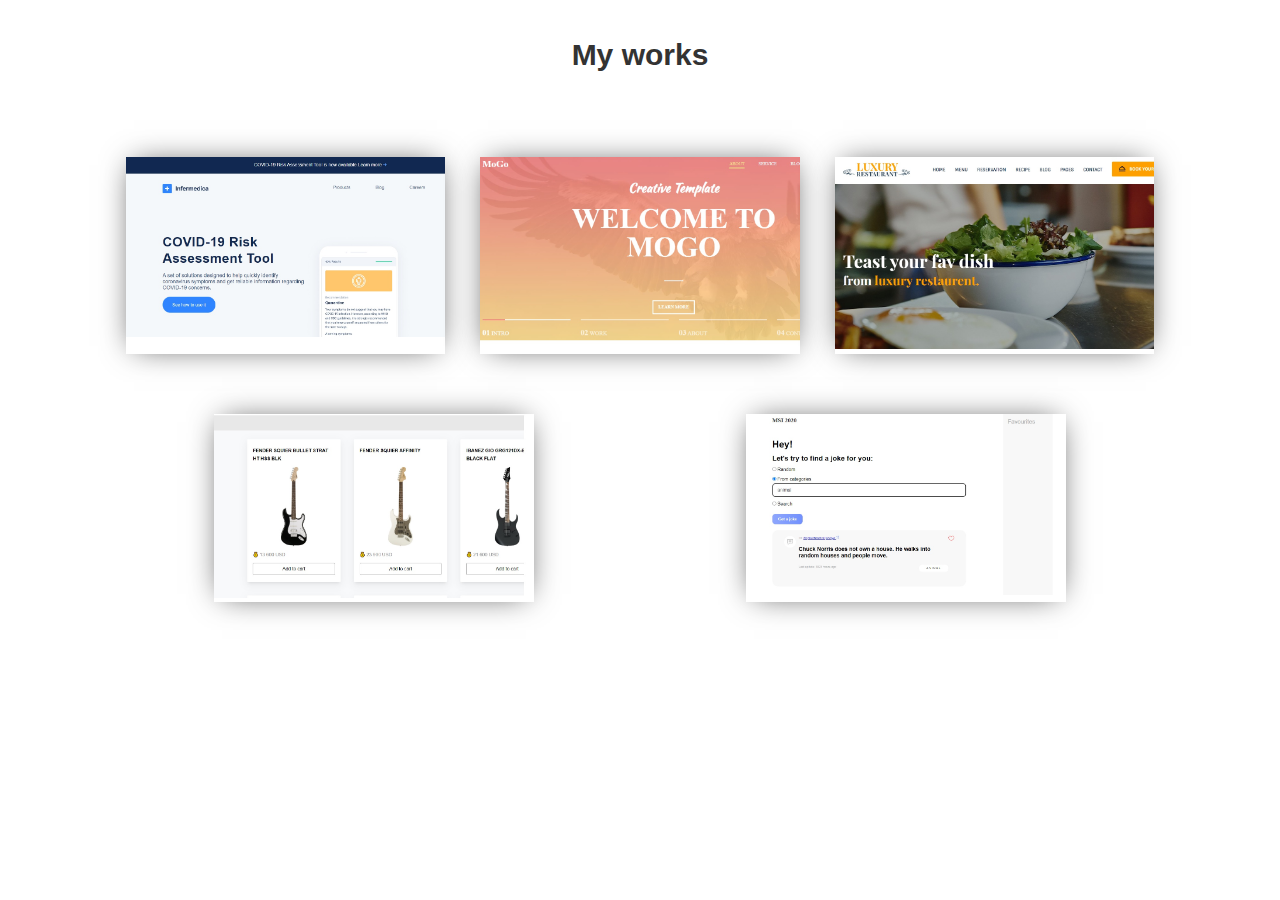
<file: index.html>
<!DOCTYPE html>
<html lang="en">
<head>
	<meta charset="UTF-8">
	<!-- <meta http-equiv="X-UA-Compatible" content="IE=edge">
	<meta name="viewport" content="width=device-width, initial-scale=1"> -->
	<title>Portfolio - Bondarets Serhii</title>
	<link rel="stylesheet" href="https://stackpath.bootstrapcdn.com/font-awesome/4.7.0/css/font-awesome.min.css">
	<link rel="stylesheet" href="style.css">
</head>
<body>
	<main>
		<div class="container">
			<section>
				<h2 class="title-h2">My works</h2>
				<div class="works-list">
					<div class="work-item">
						<div class="hover">
							<a class="hover__eye" href="work_1/index.html" target="_blank"><i class="fa fa-eye"></i></a>
						</div>
						<img src="img/1.jpg" alt="Work">
						<!-- <a href="work_1/index.html" class="work-item__link">Site 1</a> -->
					</div>
					<div class="work-item">
						<div class="hover">
							<a class="hover__eye" href="work_2/index.html" target="_blank"><i class="fa fa-eye"></i></a>
						</div>
						<img src="img/2.jpg" alt="Work">
						<!-- <a href="work_2/index.html" class="work-item__link">Site 2</a> -->
					</div>
					<div class="work-item">
						<div class="hover">
							<a class="hover__eye" href="work_3/index.html" target="_blank"><i class="fa fa-eye"></i></a>
						</div>
						<img src="img/3.jpg" alt="Work">
						<!-- <a href="work_3/index.html" class="work-item__link">Site 3</a> -->
					</div>
					<div class="work-item">
						<div class="hover">
							<a class="hover__eye" href="work_4/index.html" target="_blank"><i class="fa fa-eye"></i></a>
						</div>
						<img src="img/4.jpg" alt="Work">
						<!-- <a href="work_4/index.html" class="work-item__link">Site 4</a> -->
					</div>
					<div class="work-item">
						<div class="hover">
							<a class="hover__eye" href="work_5/index.html" target="_blank"><i class="fa fa-eye"></i></a>
						</div>
						<img src="img/5.jpg" alt="Work">
						<!-- <a href="work_5/index.html" class="work-item__link">Site 5</a> -->
					</div>
				</div>
			</section>
		</div>
	</main>
</body>
</html>
</file>
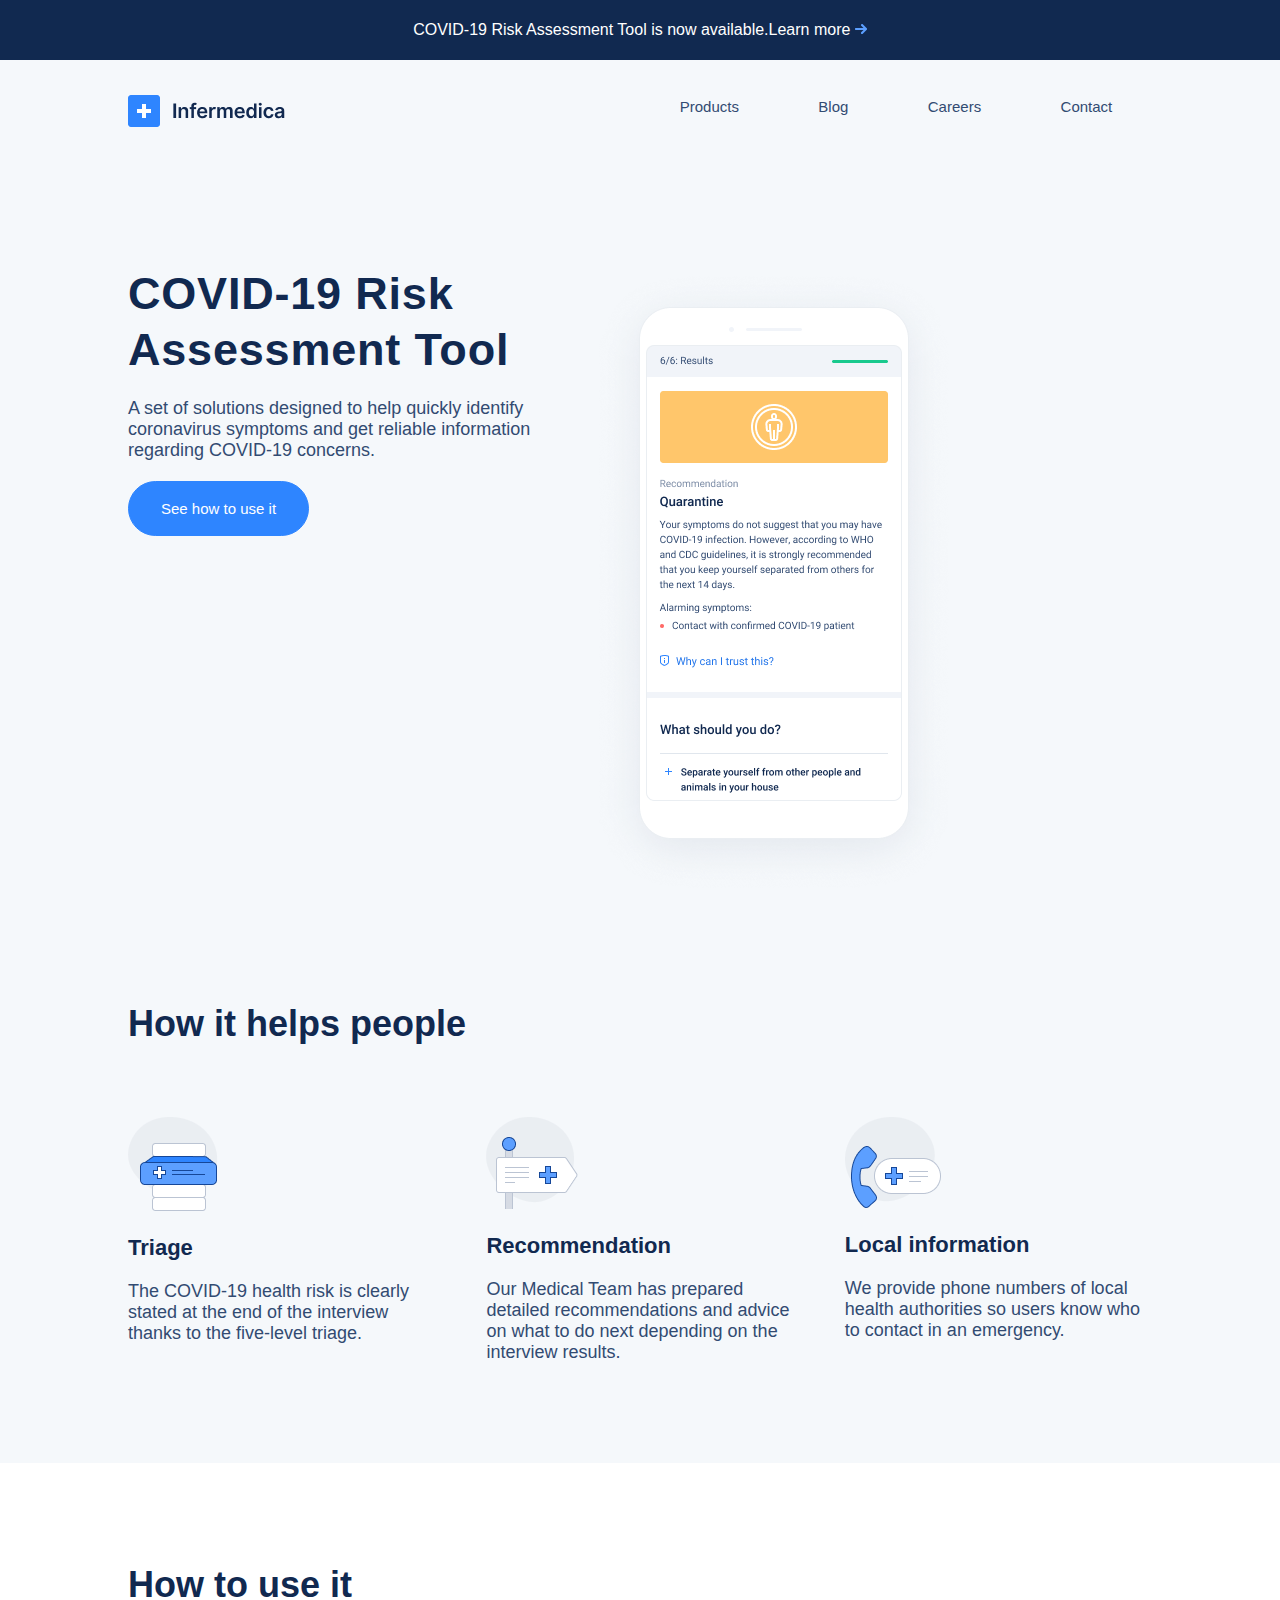
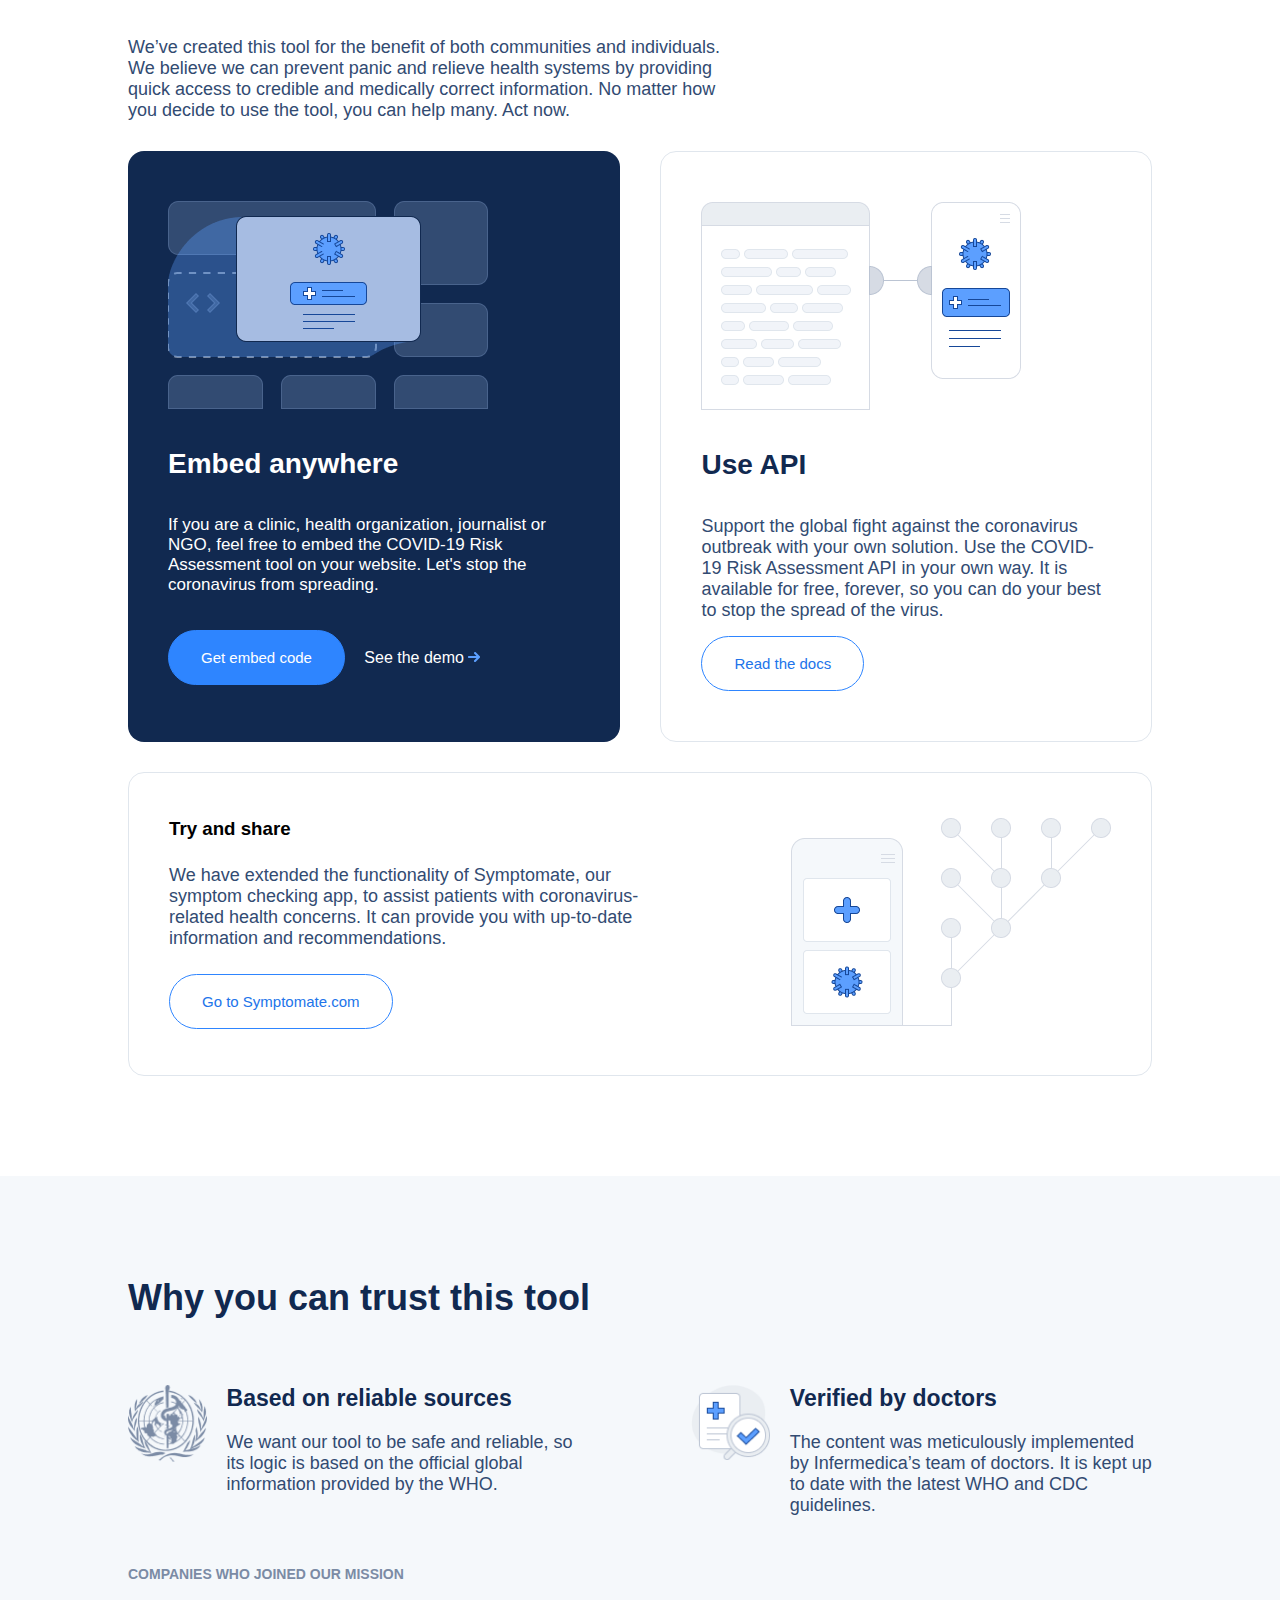
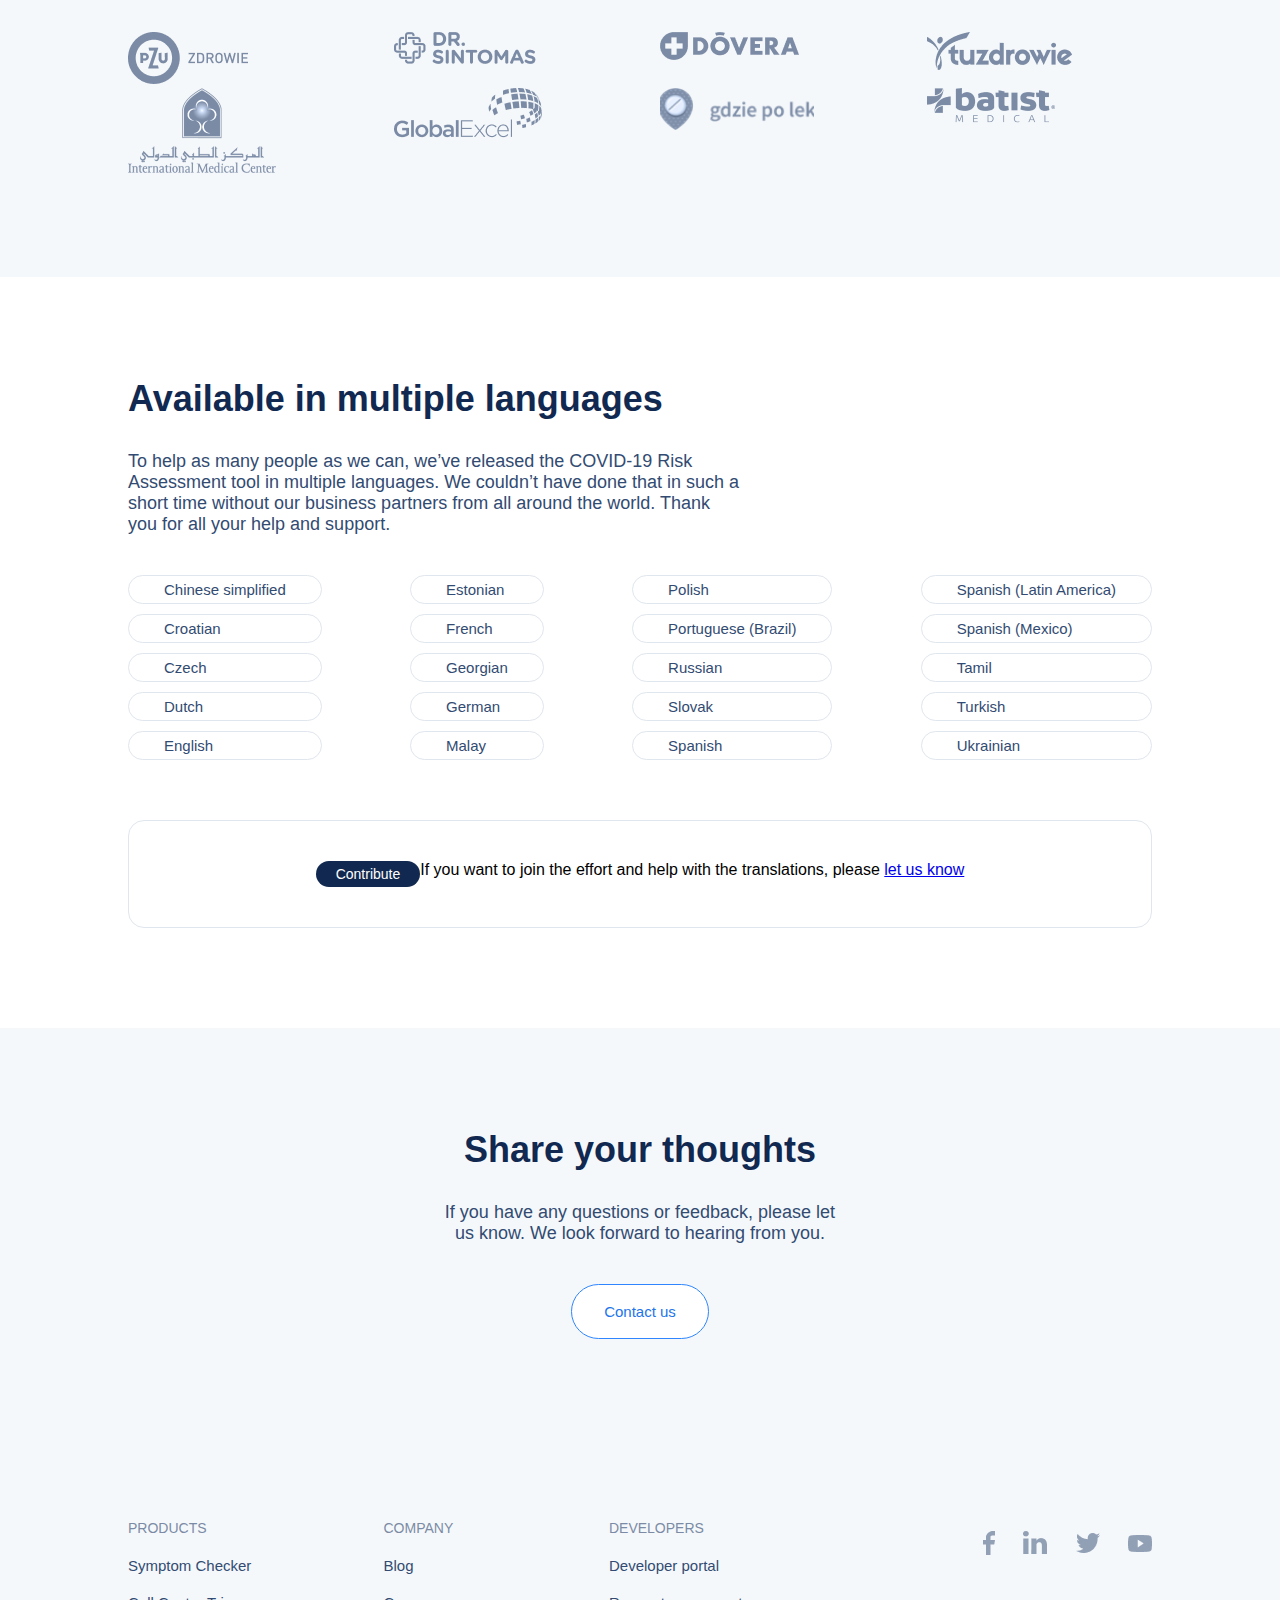
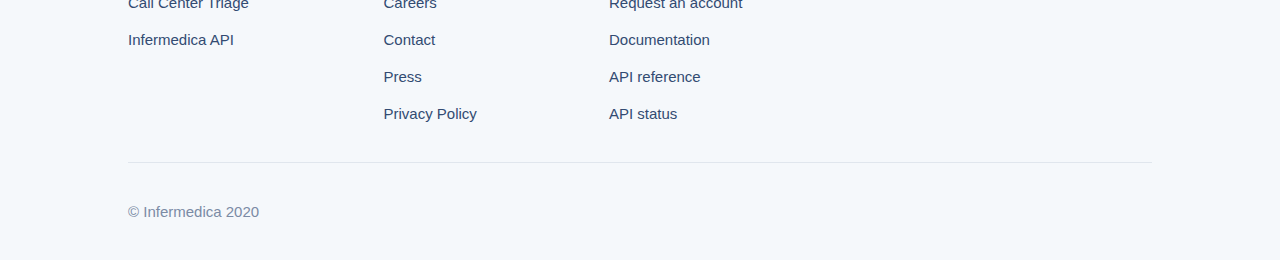
<file: work_1/index.html>
<!DOCTYPE html>
<html lang="en">
<head>
	<meta charset="UTF-8">
	<meta name="viewport" content="width=device-width">
	<title>COVID-16 Risk Assessment Tool</title>
	<link rel="stylesheet" href="style.css">
</head>
<body>
	
	<div class="top-banner">
		<p>COVID-19 Risk Assessment Tool is now available. </p>
		<a href="#">Learn more <img src="img/arrow.png" alt=""></a>
	</div>
	
	<header class="header">
		<div class="container">
			<div class="header-wrapper">
				<div class="logo">
					<img src="img/logo.png" alt="">
				</div>
				<nav class="header-menu">
					<ul>
						<li><a href="#" class="header-menu__link">Products</a></li>
						<li><a href="#" class="header-menu__link">Blog</a></li>
						<li><a href="#" class="header-menu__link">Careers</a></li>
						<li><a href="#" class="header-menu__link">Contact</a></li>
					</ul>
				</nav>
			</div>
		</div>
	</header>

	<article class="main-page">
		<div class="container">
			<div class="main-page-wrapper">
				<div class="main-page-left">
					<h1 class="main-title">COVID-19 Risk Assessment Tool</h1>
					<p class="description">A set of solutions designed to help quickly identify coronavirus symptoms and get reliable information regarding COVID-19 concerns.</p>
					<button class="main-btn">See how to use it</button>
				</div>
				<div class="main-page-right">
					<img src="img/phone.png" alt="">
				</div>
			</div>
		</div>
	</article>

	<article class="help">
		<div class="container">
			<div class="help-wrapper">
				<h2 class="">How it helps people</h2>
				<div class="help-info">
					<div class="help-info__item">
						<img src="img/item1.png" alt="" class="help-info__img">
						<h3 class="help-info__title">Triage</h3>
						<p class="description">The COVID-19 health risk is clearly stated at the end of the interview thanks to the five-level triage.</p>
					</div>
					<div class="help-info__item">
						<img src="img/item2.png" alt="" class="help-info__img">
						<h3 class="help-info__title">Recommendation</h3>
						<p class="description">Our Medical Team has prepared detailed recommendations and advice on what to do next depending on the interview results.</p>
					</div>
					<div class="help-info__item">
						<img src="img/item3.png" alt="" class="help-info__img">
						<h3 class="help-info__title">Local information</h3>
						<p class="description">We provide phone numbers of local health authorities so users know who to contact in an emergency.</p>
					</div>
				</div>

			</div>
		</div>
	</article>	


	<article class="using">
		<div class="container">
			<div class="using-wrapper">
				<h2 class="using-title">How to use it</h2>
				<p class="description desc">We’ve created this tool for the benefit of both communities and individuals. We believe we can prevent panic and relieve health systems by providing quick access to credible and medically correct information. No matter how you decide to use the tool, you can help many. Act now.</p>
				<div class="using-cards">
					<div class="card card1">
						<div class="card_img">
							<img src="img/card1.png" alt="">
						</div>
						<h3>Embed anywhere</h3>
						<p>If you are a clinic, health organization, journalist or NGO, feel free to embed the COVID-19 Risk Assessment tool on your website. Let's stop the coronavirus from spreading.</p>
						<div class="links">
							<button class="main-btn">Get embed code</button>
							<a href="#">See the demo <img src="img/arrow.png" alt=""></a>
						</div>
					</div>
					<div class="card card2">
						<div class="card_img">
							<img src="img/card2.png" alt="">
						</div>
						<h3>Use API</h3>
						<p class="description">Support the global fight against the coronavirus outbreak with your own solution. Use the COVID-19 Risk Assessment API in your own way. It is available for free, forever, so you can do your best to stop the spread of the virus.</p>
						<div class="links">
							<button class="btn-light">Read the docs</button>
						</div>
					</div>
				</div>

				<div class="share-block">
					<div class="share-block-info">
						<h3>Try and share</h3>
						<p class="description">We have extended the functionality of Symptomate, our symptom checking app, to assist patients with coronavirus-related health concerns. It can provide you with up-to-date information and recommendations.</p>
						<button class="btn-light">Go to Symptomate.com</button>
					</div>
					<div class="share-block__img">
						<img src="img/share.png" alt="">
					</div>
				</div>
			</div>
		</div>
	</article>

	<article class="trust-block">
		<div class="container">
			<div class="trust-wrapper">
				<h2>Why you can trust this tool</h2>
				<div class="trust-info">
					<div class="trust-info__item">
						<div class="trust-item__img">
							<img src="img/trust_img2.png" alt="">
						</div>
						<div class="trust-item__text">
							<h4>Based on reliable sources</h4>
							<p class="description">We want our tool to be safe and reliable, so its logic is based on the official global information provided by the WHO.</p>
						</div>
					</div>
					<div class="trust-info__item">
						<div class="trust-item__img">
							<img src="img/trust_img1.png" alt="">
						</div>
						<div class="trust-item__text">
							<h4>Verified by doctors</h4>
							<p class="description">The content was meticulously implemented by Infermedica’s team of doctors. It is kept up to date with the latest WHO and CDC guidelines.</p>
						</div>
					</div>
				</div>


				<h5>Companies who joined our mission</h5>
				<div class="company-list">
					<div class="company-list__img">
						<img src="img/companies/Frame-1.png" alt="">
					</div>
					<div class="company-list__img">
						<img src="img/companies/Frame-2.png" alt="">
					</div>
					<div class="company-list__img">
						<img src="img/companies/Frame-3.png" alt="">
					</div>
					<div class="company-list__img">
						<img src="img/companies/Frame-4.png" alt="">
					</div>
					<div class="company-list__img">
						<img src="img/companies/Rectangle-1.png" alt="">
					</div>
					<div class="company-list__img">
						<img src="img/companies/Frame.png" alt="">
					</div>
					<div class="company-list__img">
						<img src="img/companies/Rectangle-2.png" alt="">
					</div>
					<div class="company-list__img">
						<img src="img/companies/Rectangle.png" alt="">
					</div>
				</div>
			</div>
		</div>
	</article>


	<article class="lang">
		<div class="container">
			<div class="lang-wrapper">
				<h2>Available in multiple languages</h2>
				<p class="description desc">To help as many people as we can, we’ve released the COVID-19 Risk Assessment tool in multiple languages. We couldn’t have done that in such a short time without our business partners from all around the world. Thank you for all your help and support.</p>

				<div class="langs-list">
					<div class="langs-group">
						<p class="lang-item">Chinese simplified</p>
						<p class="lang-item">Croatian</p>
						<div class="lang-item">Czech</div>
						<div class="lang-item">Dutch</div>
						<div class="lang-item">English</div>
					</div>
					<div class="langs-group">
						<div class="lang-item">Estonian</div>
						<div class="lang-item">French</div>
						<div class="lang-item">Georgian</div>
						<div class="lang-item">German</div>
						<div class="lang-item">Malay</div>
					</div>
					<div class="langs-group">
						<div class="lang-item">Polish</div>
						<div class="lang-item">Portuguese (Brazil)</div>
						<div class="lang-item">Russian</div>
						<div class="lang-item">Slovak</div>
						<div class="lang-item">Spanish</div>
					</div>
					<div class="langs-group">
						<div class="lang-item">Spanish (Latin America)</div>
						<div class="lang-item">Spanish (Mexico)</div>
						<div class="lang-item">Tamil</div>
						<div class="lang-item">Turkish</div>
						<div class="lang-item">Ukrainian</div>
					</div>
					
					
					
				</div>

				<div class="contribute-block">
					<span>Contribute</span>
					<p>If you want to join the effort and help with the translations, please <a href="#">let us know</a></p>

				</div>
			</div>
		</div>
	</article>
	

	<footer class="footer">
		<section>
			<div class="container">
				<div class="share-block-wrapper">
					<h2>Share your thoughts</h2>
					<p class="description">If you have any questions or feedback, please let us know. We look forward to hearing from you.</p>
					<button class="btn-light">Contact us</button>
				</div>
			</div>
		</section>
		<section>
			<div class="container">
				<div class="footer-wrapper">
					<nav class="footer-menu">
						<div class="menu-group">
							<span>Products</span>
							<ul>
								<li><a href="#" class="menu-group__link">Symptom Checker</a></li>
								<li><a href="#" class="menu-group__link">Call Center Triage</a></li>
								<li><a href="#" class="menu-group__link">Infermedica API</a></li>
							</ul>
						</div>
						<div class="menu-group">
							<span>Company</span>
							<ul>
								<li><a href="#" class="menu-group__link">Blog</a></li>
								<li><a href="#" class="menu-group__link">Careers</a></li>
								<li><a href="#" class="menu-group__link">Contact</a></li>
								<li><a href="#" class="menu-group__link">Press</a></li>
								<li><a href="#" class="menu-group__link">Privacy Policy</a></li>
							</ul>
						</div>
						<div class="menu-group">
							<span>Developers</span>
							<ul>
								<li><a href="#" class="menu-group__link">Developer portal</a></li>
								<li><a href="#" class="menu-group__link">Request an account</a></li>
								<li><a href="#" class="menu-group__link">Documentation</a></li>
								<li><a href="#" class="menu-group__link">API reference</a></li>
								<li><a href="#" class="menu-group__link">API status</a></li>
							</ul>
						</div>
					</nav>
					<div class="footer-social-links">
						<a href="#" class="social__link"><img src="img/social/fb.png" alt=""></a>
						<a href="#" class="social__link"><img src="img/social/linkedin.png" alt=""></a>
						<a href="#" class="social__link"><img src="img/social/twitter.png" alt=""></a>
						<a href="#" class="social__link"><img src="img/social/youtube.png" alt=""></a>
					</div>
				</div>
				<div class="copy">
					© Infermedica 2020
				</div>
			</div>
		</section>
	</footer>
</body>
</html>
</file>
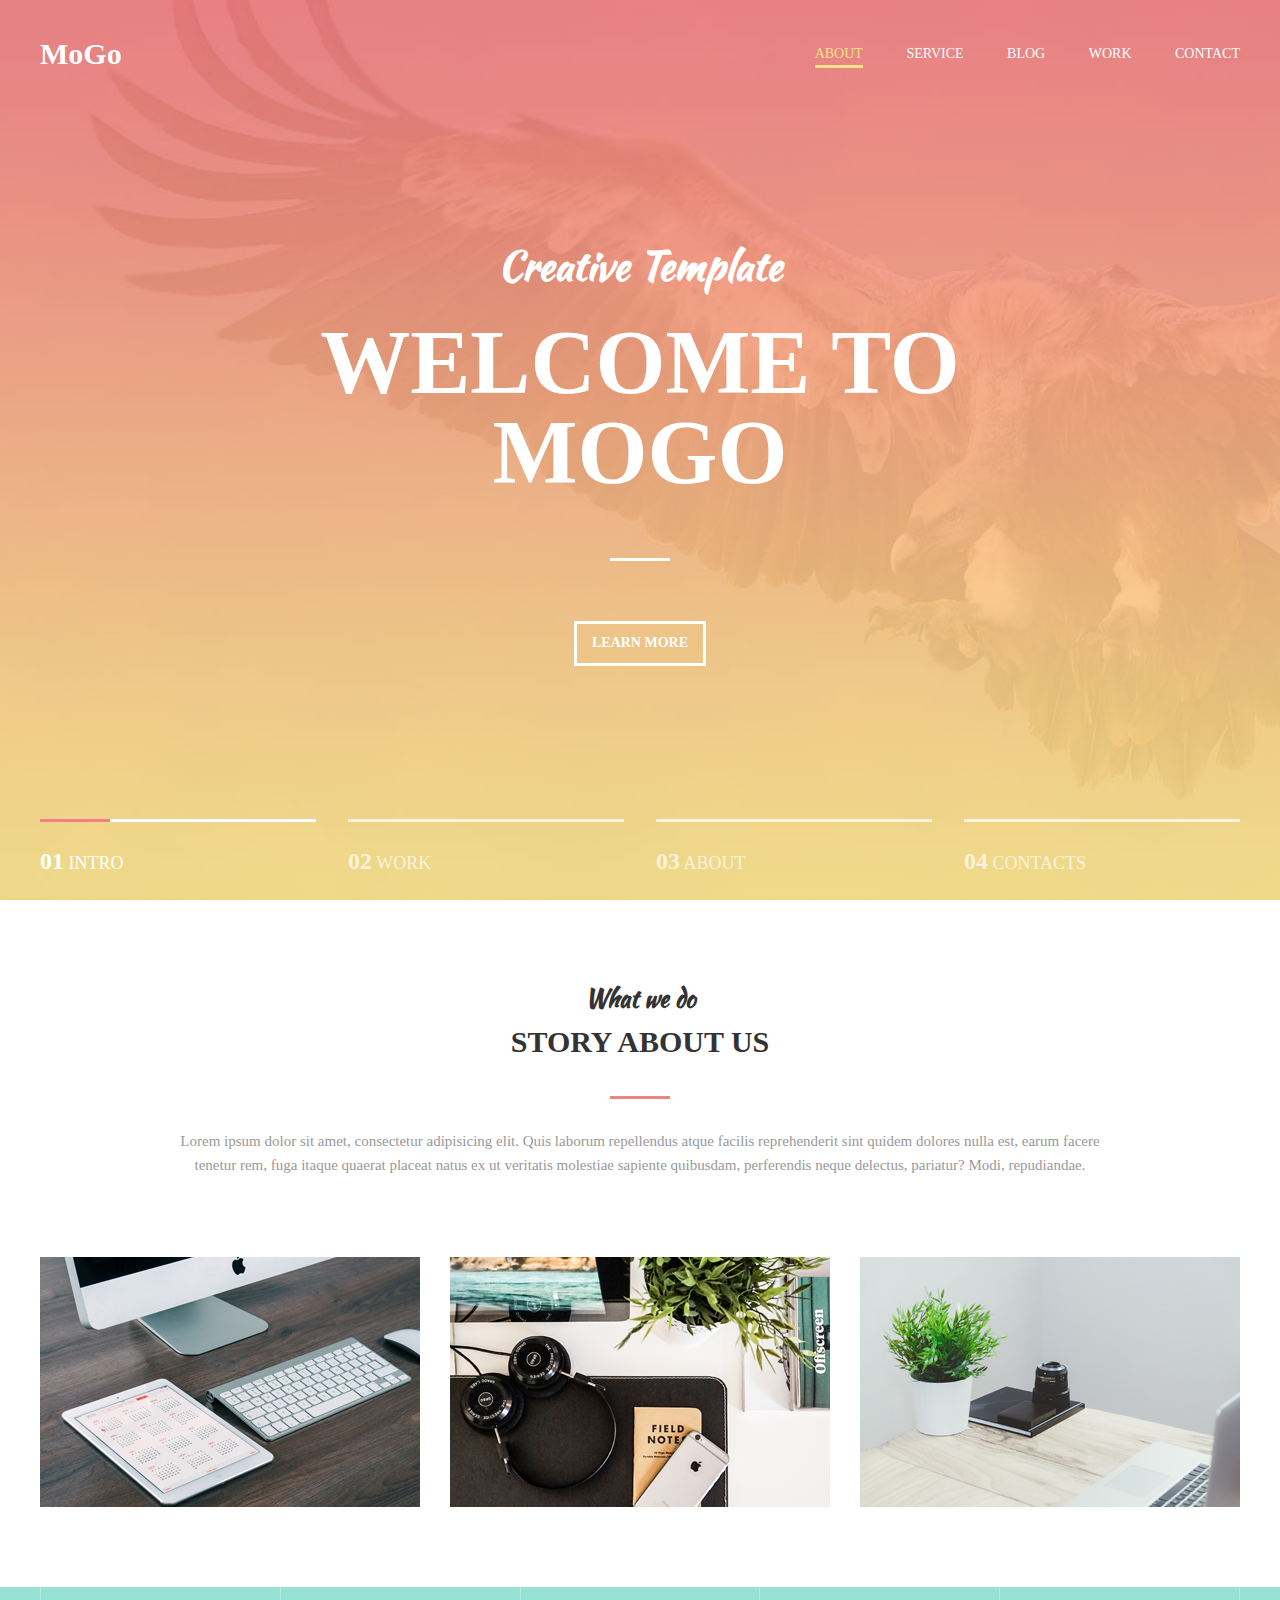
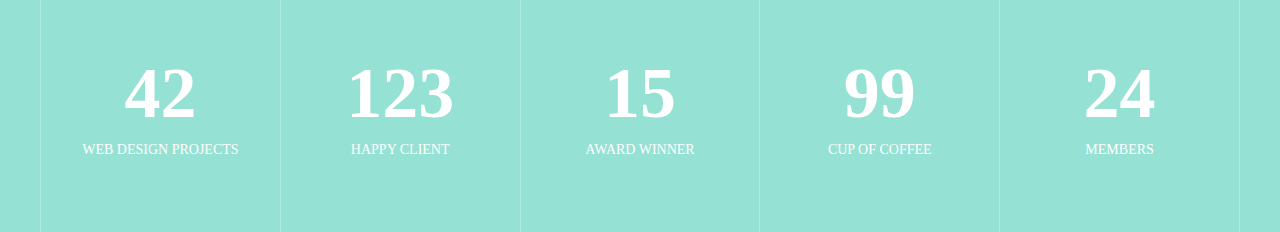
<file: work_2/index.html>
<!DOCTYPE html>
<html lang="en">
<head>
	<meta charset="UTF-8">
	<title>MOGO</title>
	<link href="https://fonts.googleapis.com/css?family=Kaushan+Script" rel="stylesheet">
	<link href="https://fonts.googleapis.com/css?family=Montserrat:400,700&amp;subset=cyrillic" rel="stylesheet">
	<link rel="stylesheet" href="style.css">
</head>
<body>
	<header class="header">
		<div class="container">
			<div class="header__inner">
				<div class="header__logo">MoGo</div>

				<nav>
					<a class="nav__link active" href="#">About</a>
					<a class="nav__link" href="#">Service</a>
					<a class="nav__link" href="#">Blog</a>
					<a class="nav__link" href="#">Work</a>
					<a class="nav__link" href="#">Contact</a>
				</nav>
			</div>
		</div>
	</header>

	<div class="intro">
		<div class="container">
			<div class="intro__inner">
				<h2 class="intro__suptitle">Creative Template</h2>
				<h1 class="intro__title">Welcome to MoGo</h1>

				<a class="btn" href="#">Learn More</a>
			</div>
		</div>

		<div class="slider">
			<div class="container">
				<div class="slider__inner">
					<div class="slider__item active"><span class="slider__num">01</span> Intro</div>
					<div class="slider__item"><span class="slider__num">02</span> Work</div>
					<div class="slider__item"><span class="slider__num">03</span> About</div>
					<div class="slider__item"><span class="slider__num">04</span> Contacts</div>
				</div>
			</div>
		</div>
	</div>

	<section class="section">
		<div class="container">
			<div class="section__header">
				<h3 class="section__suptitle">What we do</h3>
				<h2 class="section__title">Story about us</h2>
				<div class="section__text">
					<p>Lorem ipsum dolor sit amet, consectetur adipisicing elit. Quis laborum repellendus atque facilis reprehenderit sint quidem dolores nulla est, earum facere tenetur rem, fuga itaque quaerat placeat natus ex ut veritatis molestiae sapiente quibusdam, perferendis neque delectus, pariatur? Modi, repudiandae.</p>
				</div>
			</div>

			<div class="about">
				<div class="about__item">
					<div class="about__img">
						<img src="img/about1.png" alt="">
					</div>
					<div class="about__text">Super Team</div>
				</div>
				<div class="about__item">
					<div class="about__img">
						<img src="img/about2.png" alt="">
					</div>
					<div class="about__text">Super Team</div>
				</div>
				<div class="about__item">
					<div class="about__img">
						<img src="img/about3.png" alt="">
					</div>
					<div class="about__text">Super Team</div>
				</div>
			</div>
		</div>
	</section>

	<div class="statistics">
		<div class="container">
			<div class="stat">
				<div class="stat__item">
					<div class="stat__count">42</div>
					<div class="stat__text">web design projects</div>
				</div>
				<div class="stat__item">
					<div class="stat__count">123</div>
					<div class="stat__text">happy client</div>
				</div>
				<div class="stat__item">
					<div class="stat__count">15</div>
					<div class="stat__text">award winner</div>
				</div>
				<div class="stat__item">
					<div class="stat__count">99</div>
					<div class="stat__text">cup of coffee</div>
				</div>
				<div class="stat__item">
					<div class="stat__count">24</div>
					<div class="stat__text">members</div>
				</div>
			</div>
		</div>
	</div>
</body>
</html>
</file>
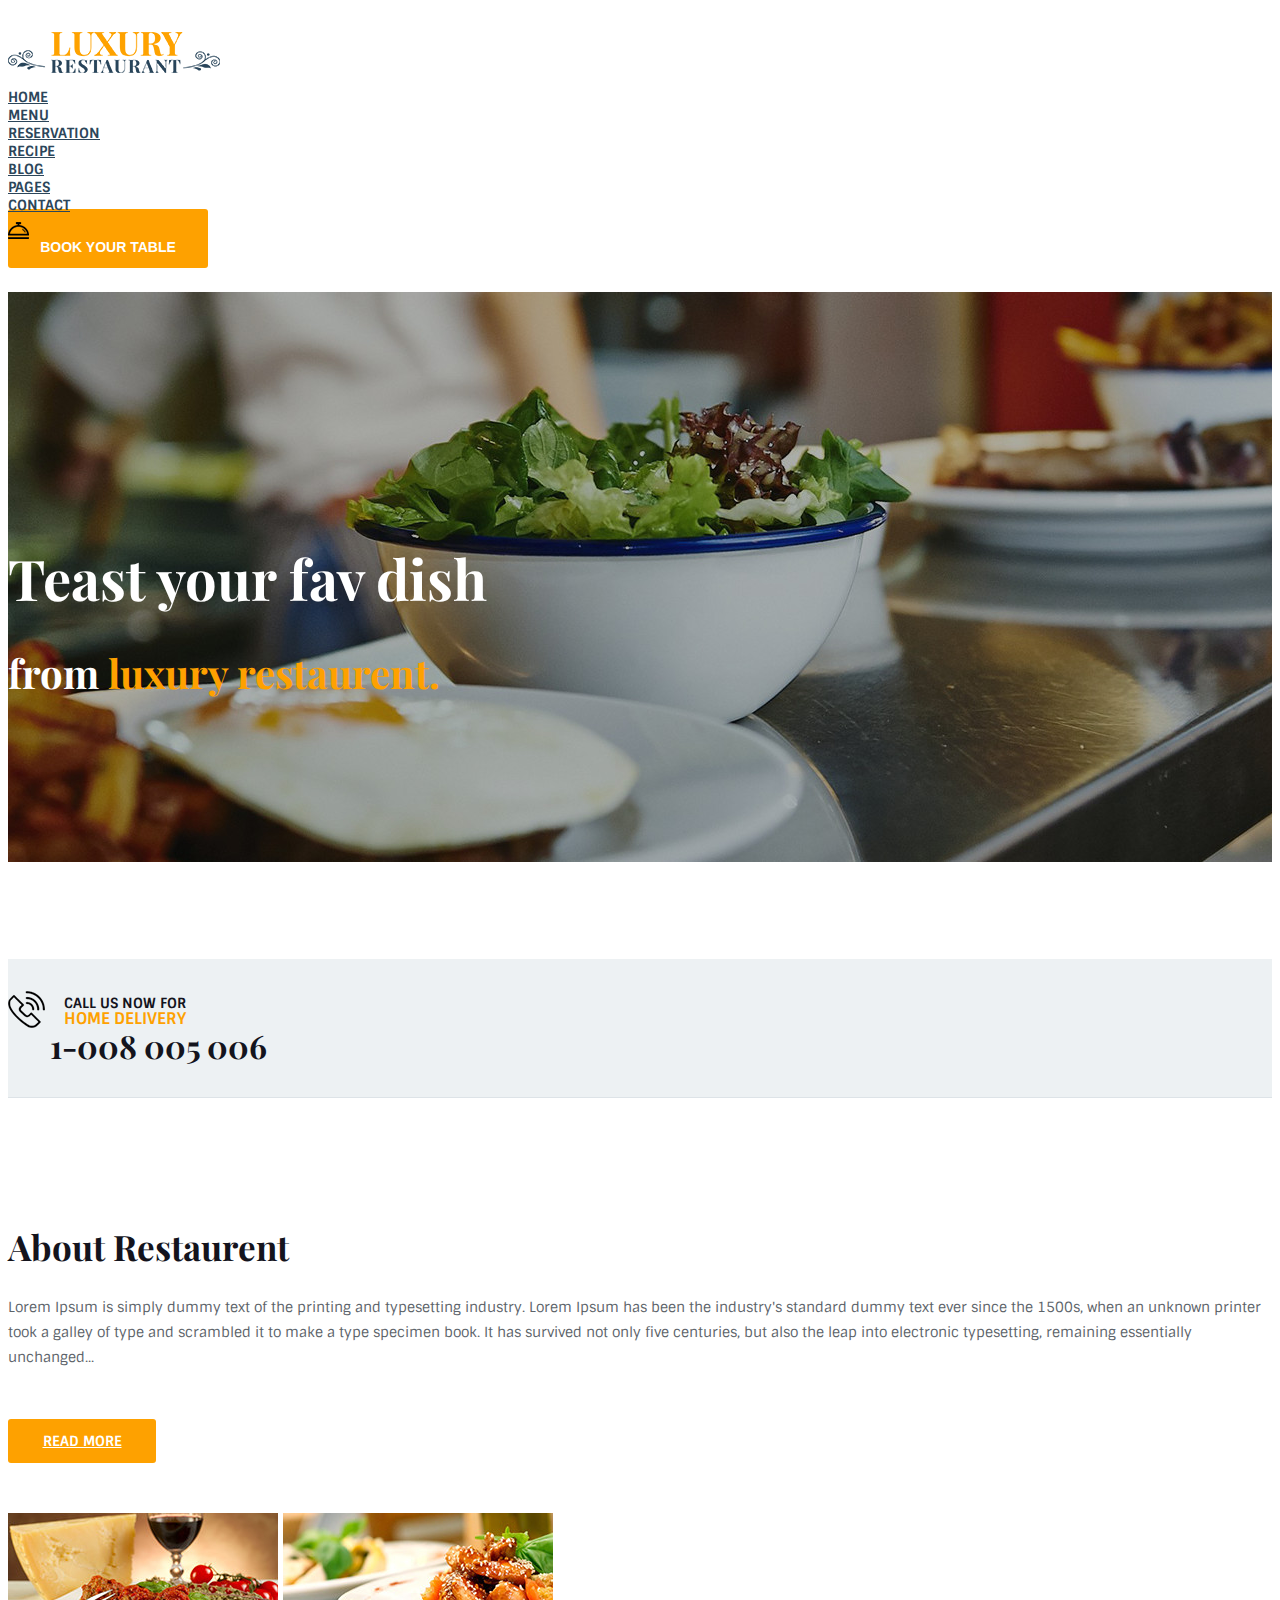
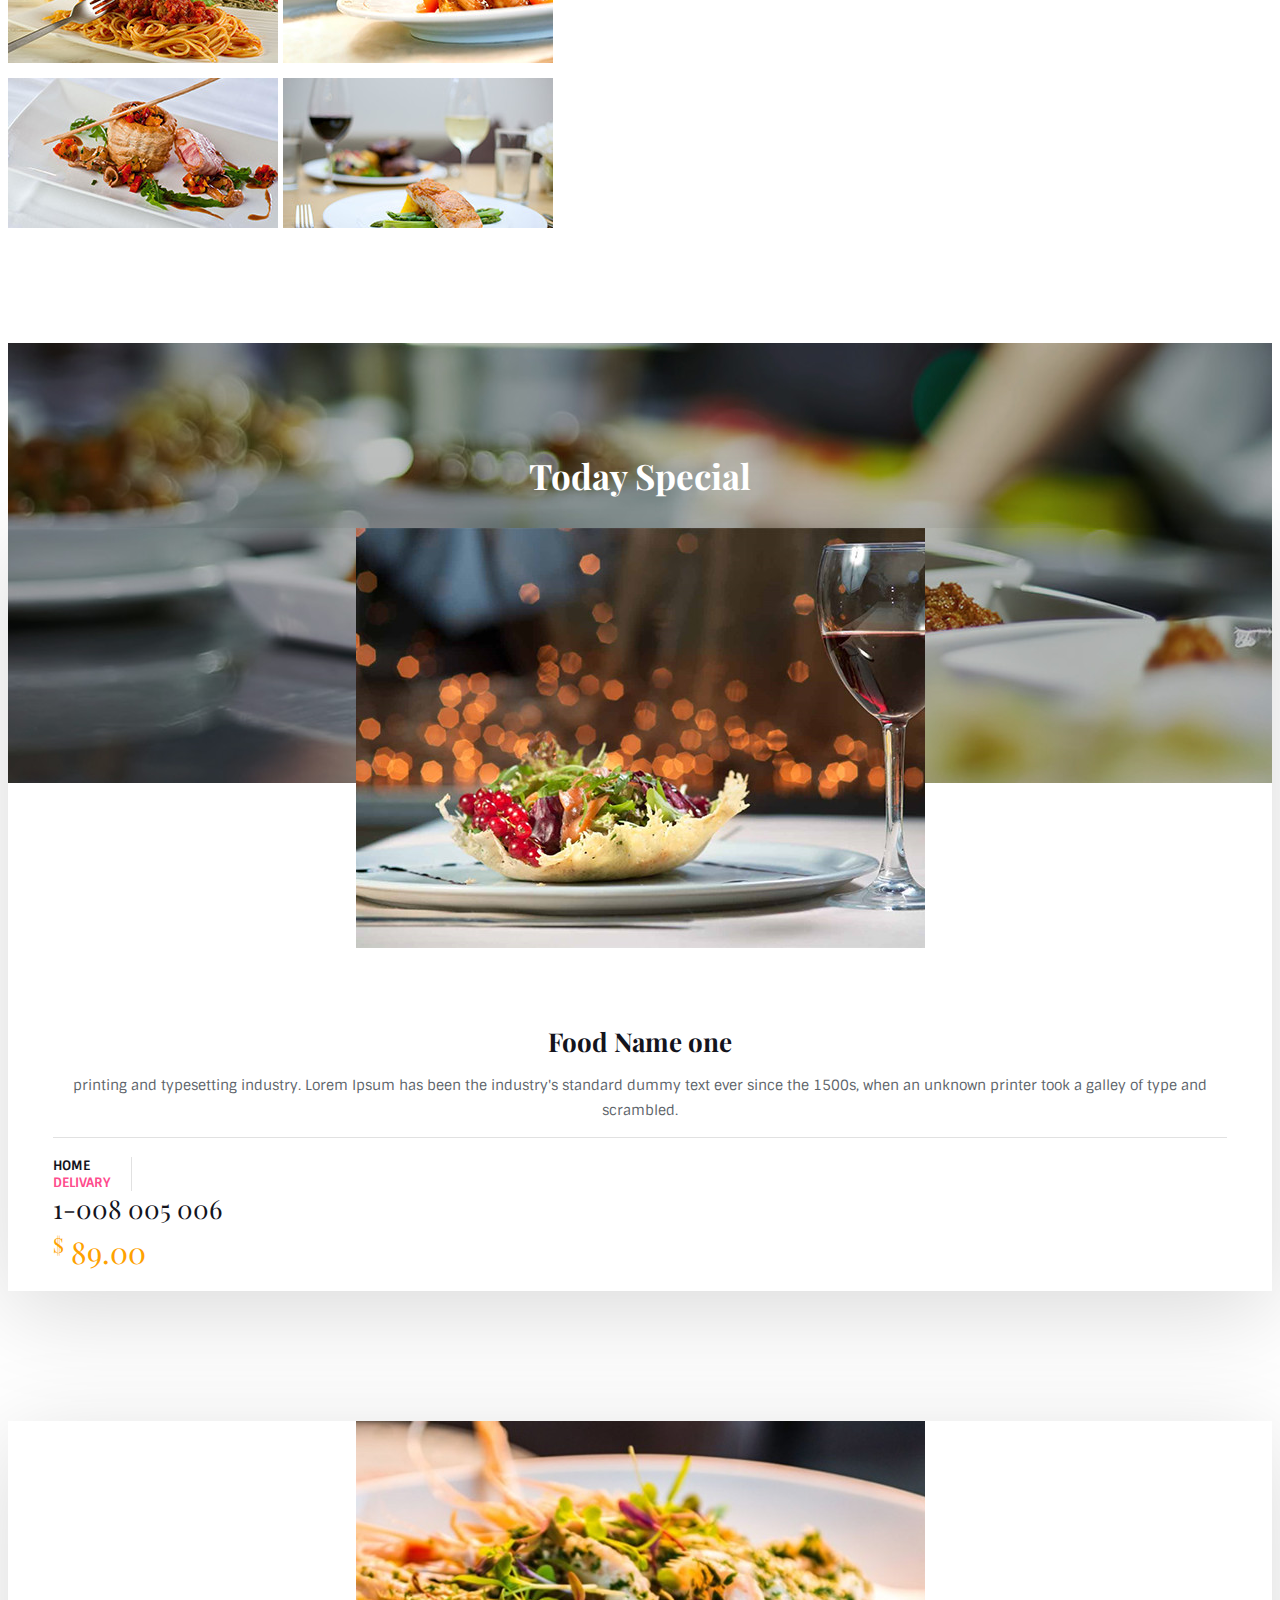
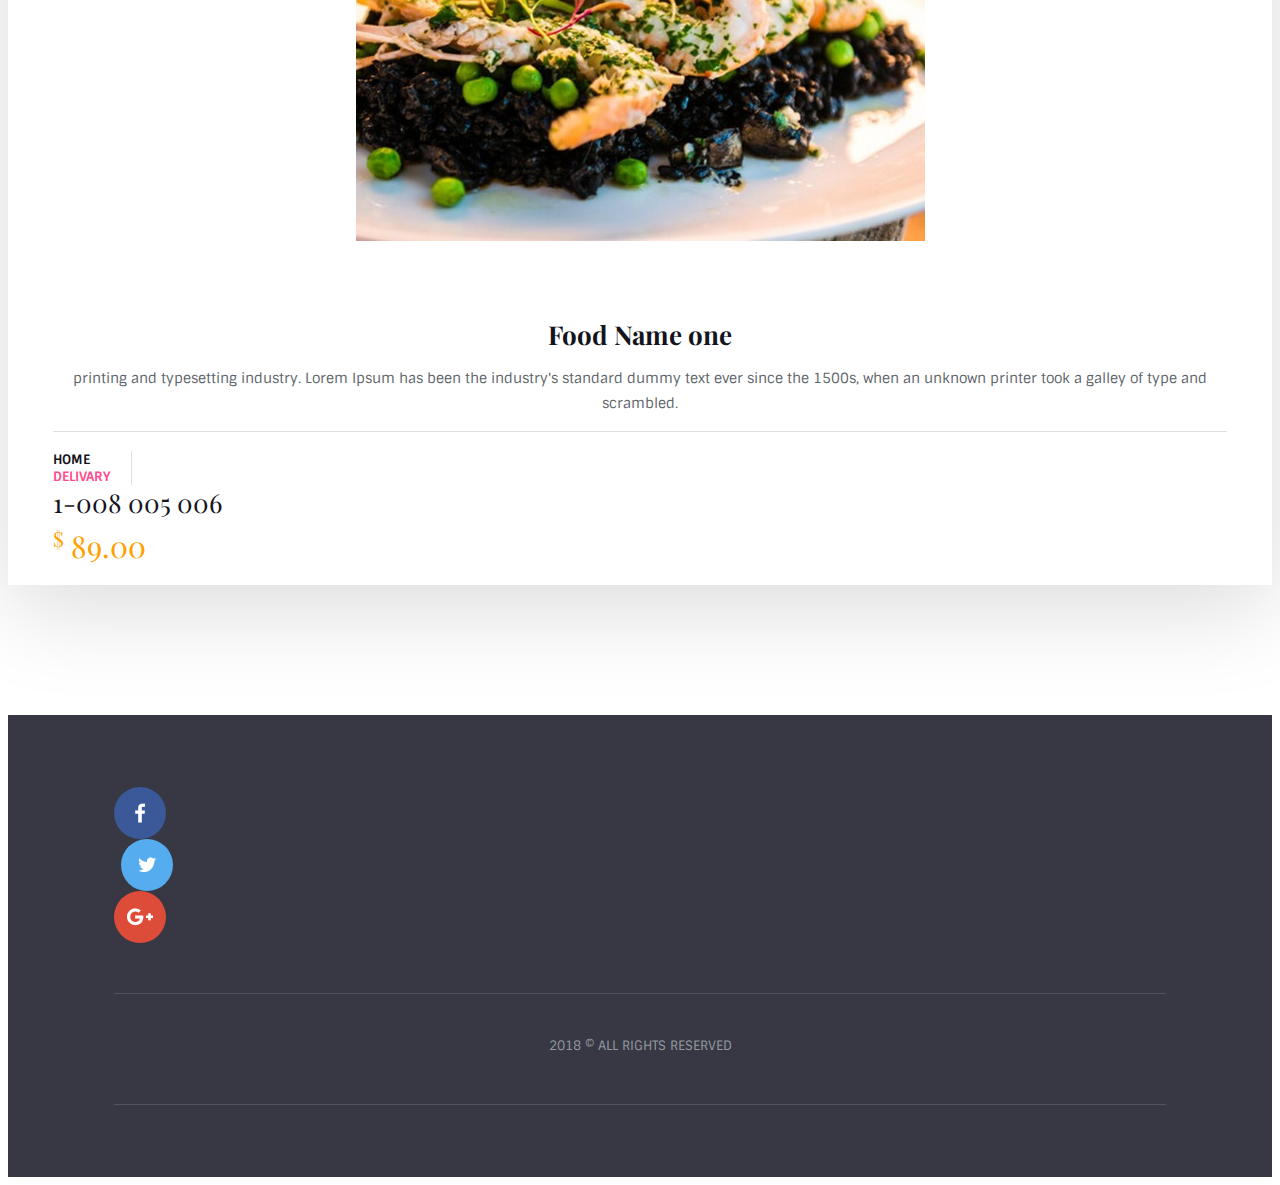
<file: work_3/index.html>
<!DOCTYPE html>
<html lang="en">
<head>
	<meta charset="UTF-8">
	<title>Luxury Restaurant</title>
	<link rel="stylesheet" href="https://maxcdn.bootstrapcdn.com/bootstrap/4.0.0-beta.2/css/bootstrap.min.css" integrity="sha384-PsH8R72JQ3SOdhVi3uxftmaW6Vc51MKb0q5P2rRUpPvrszuE4W1povHYgTpBfshb" crossorigin="anonymous">
	<link href="https://fonts.googleapis.com/css?family=Playfair+Display:700|Sintony:400,700" rel="stylesheet">
	<link rel="stylesheet" href="css/main.css">
</head>
<body>

	<header id="header" class="header">
		<div class="main-header">
			<div class="container">
				<div class="row">
					<div class="col-lg-3">
						<img src="img/logo.png" alt="Luxury Restaurant">
					</div>
					<div class="col-lg-6">
						<nav>
							<ul class="menu d-flex justify-content-between">
								<li class="menu__item">
									<a href="#">
										Home
									</a>
								</li>
								<li class="menu__item">
									<a href="#">
										menu 
									</a>
								</li>
								<li class="menu__item">
									<a href="#">
										reservation
									</a>
								</li>
								<li class="menu__item">
									<a href="#">
										recipe
									</a>
								</li>
								<li class="menu__item">
									<a href="#">
										blog
									</a>
								</li>
								<li class="menu__item">
									<a href="#">
										Pages
									</a>
								</li>
								<li class="menu__item">
									<a href="#">
										contact
									</a>
								</li>
							</ul>
						</nav>
					</div>
					<div class="col-lg-3">
						<button class="book cta d-flex justify-content-center">
							<span class="book__icon"></span>
							Book your table
						</button>
					</div>
				</div>
			</div>
		</div>
		<div class="offer">
			<div class="container">
				<div class="row">
					<div class="col-lg-12">
						<div class="title">
							<h1 class="title__heading">
								Teast your fav dish
							</h1>
							<p class="title__desc">
								from 
								<span>
									luxury restaurent.
								</span>
							</p>
						</div>
					</div>
				</div>
			</div>
		</div>
	</header>

	<section id="call" class="call">
		<div class="container">
			<div class="row">
				<div class="col-lg-12">

					<div class="phone d-flex ml-auto mr-auto">
						<div class="phone__text">
							Call us Now for
							<span class="yellow">
								Home Delivery
							</span>
						</div>
						<div class="phone__digits">
							1-008 005 006
						</div>
					</div>

				</div>
			</div>
		</div>
	</section>

	<section id="about" class="about">
		<div class="container">
			<div class="row">
				<div class="col-lg-6">
					<div class="history">
						<h2 class="history__title">
							About Restaurent
						</h2>
						<p class="history__text">
							Lorem Ipsum is simply dummy text of the printing and typesetting industry. Lorem Ipsum has been the industry's standard dummy text ever since the 1500s, when an unknown printer took a galley of type and scrambled it to make a type specimen book. It has survived not only five centuries, but also the leap into electronic typesetting, remaining essentially unchanged... 
						</p>
						<a href="#" class="cta history__button">
							Read more
						</a>
					</div>
				</div>
				<div class="col-lg-3">
					<div class="food-images food-images-down">
						<img src="img/food1.jpg" alt="Pasta" class="food-images__item">
						<img src="img/food2.jpg" alt="Chicken" class="food-images__item">
					</div>
				</div>
				<div class="col-lg-3">
					<div class="food-images">
						<img src="img/food3.jpg" alt="Meat" class="food-images__item">
						<img src="img/food4.jpg" alt="Fish" class="food-images__item">
					</div>
				</div>
			</div>
		</div>
	</section>

	<section id="special" class="special">
		<div class="container">

			<div class="row">
				<div class="col-lg-12">
					<h2 class="special-title">
						Today Special
					</h2>
				</div>
			</div>

			<div class="row">
				<div class="col-lg-6">
					<div class="food">
						<img src="img/dish1.jpg" alt="Dish 1" class="food__img img-fluid">
						<h3 class="food__title">
							Food Name one
						</h3>
						<p class="food__desc">
							printing and typesetting industry. Lorem Ipsum has been the industry's standard dummy text ever since the 1500s, when an unknown printer took a galley of type and scrambled.
						</p>
						<div class="food__details d-flex">
							<div class="food__del">
								Home
								<span>
									Delivary
								</span>
							</div>
							<div class="food__phone">
								1-008 005 006
							</div>
							<div class="food__price yellow ml-auto">
								<sup><small>$</small></sup>
								89.00
							</div>
						</div>
					</div>
				</div>
				<div class="col-lg-6">
					<div class="food">
						<img src="img/dish.jpg" alt="Dish 1" class="food__img img-fluid">
						<h3 class="food__title">
							Food Name one
						</h3>
						<p class="food__desc">
							printing and typesetting industry. Lorem Ipsum has been the industry's standard dummy text ever since the 1500s, when an unknown printer took a galley of type and scrambled.
						</p>
						<div class="food__details d-flex">
							<div class="food__del">
								Home
								<span>
									Delivary
								</span>
							</div>
							<div class="food__phone">
								1-008 005 006
							</div>
							<div class="food__price yellow ml-auto">
								<sup><small>$</small></sup>
								89.00
							</div>
						</div>
					</div>
				</div>
			</div>
		</div>
	</section>

	<footer id="footer" class="footer">
		<div class="container">
			<div class="row">
				<div class="col-lg-12">
					<ul class="socials d-flex justify-content-center">
						<li class="socials__item socials__item_fb">
							<a href="#"></a>
						</li>
						<li class="socials__item socials__item_tw">
							<a href="#"></a>
						</li>
						<li class="socials__item socials__item_g">
							<a href="#"></a>
						</li>
					</ul>
				</div>
			</div>
			<div class="row">
				<div class="col-lg-4">
					<div class="line"></div>
				</div>
				<div class="col-lg-4">
					<div class="credits">
						2018 ©   All rights reserved
					</div>
				</div>
				<div class="col-lg-4">
					<div class="line"></div>
				</div>
			</div>
		</div>
	</footer>
	
	<div id="modal" class="modal2">
		<div class="modal2__overlay">
			<div class="modal2__body">
				Текст в окошке
			</div>
		</div>
	</div>

	<script src="https://code.jquery.com/jquery-3.2.1.slim.min.js" integrity="sha384-KJ3o2DKtIkvYIK3UENzmM7KCkRr/rE9/Qpg6aAZGJwFDMVNA/GpGFF93hXpG5KkN" crossorigin="anonymous"></script>
	<script src="js/main.js"></script>
</body>
</html>
</file>
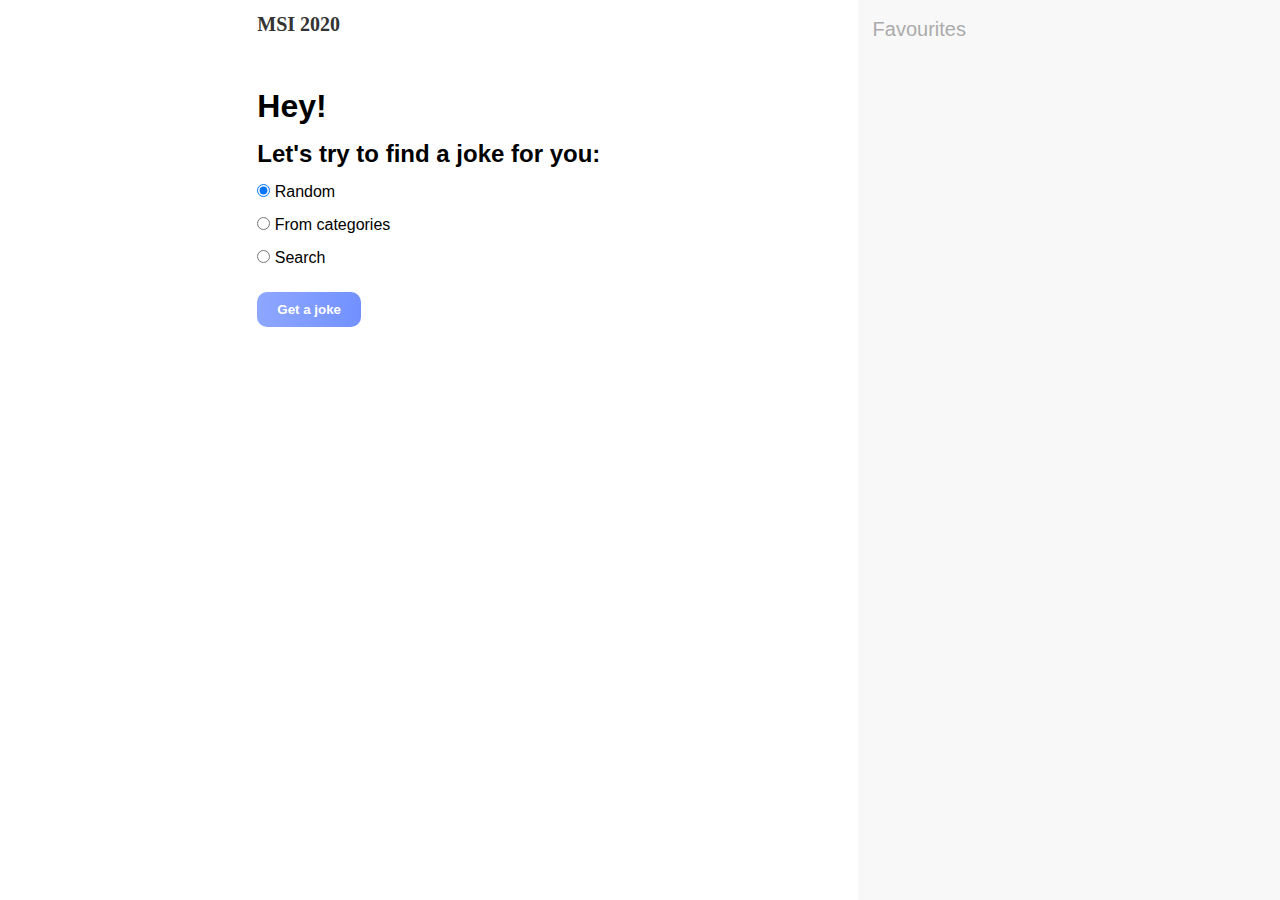
<file: work_5/index.html>
<!DOCTYPE html>
<html lang="en">
<head>
	<meta charset="UTF-8">
	<title>Chuck Norris jokes</title>
	<link rel="stylesheet" href="style.css">
</head>
<body>
	<div class="container">
		<main>
				<div class="header">
					<div class="header-title">MSI 2020</div>
					<a href="#" class="fav-btn"><img src="img/fav-btn-open.png" alt=""><span></span></a>
					
				</div>
				<h1>Hey!</h1>
				<h2>Let's try to find a joke for you: </h2>

				<div class="radio-btn">
					<input type="radio" id="r1" name="radio" value="random" checked>
					<label for="r1">Random</label>
				</div>
				<div class="radio-btn">
					<input type="radio" id="r2" name="radio" value="categories">
					<label for="r2">From categories</label> 
					<select name="" id="cat_select">
						<option value="Choose a category" disabled>Choose a category</option>
					</select>
				</div>
				<div class="radio-btn">
					<input type="radio" id="r3" name="radio" value="search">
					<label for="r3">Search</label> 
					<input type="text" class="input_search" placeholder="Free text search...">
				</div>
				<button class="btn">Get a joke</button>
				
				<div class="card-wrapper"></div>
			
		</main>
		<div class="overlay" id="overlay-modal"></div>
		<aside >

			<h3 class="subtitle"><img class="fav-btn-close" src="img/fav-btn-close.png" alt="">Favourites</h3>
			<div class="favourites_jokes"></div>
		</aside>
	</div>
	<script src='script2.js'></script>
</body>
</html>
</file>
<file: style.css>
*{
	-webkit-box-sizing: border-box;
	-moz-box-sizing: border-box;
	box-sizing: border-box;
}
img{
	max-width: 100%;
	height: auto;
}
.container{
	width: 85%;
	margin: 0 auto;
	padding: 5px;
}
.title-h2{
	text-align: center;
	font-size: 30px;
	font-family: 'Helvetica', sans-serif;
	font-weight: bold;
	color: #333333;
}
.works-list{
	display: -webkit-flex;
	display: -moz-flex;
	display: -ms-flex;
	display: -o-flex;
	display: flex;
	justify-content: space-around;
	-webkit-flex-wrap: wrap;
	-moz-flex-wrap: wrap;
	-ms-flex-wrap: wrap;
	-o-flex-wrap: wrap;
	flex-wrap: wrap;
	width: 100%;
}
.work-item{
	width: 30%;
	margin-top: 60px;
	text-align: center;
	cursor: pointer;
	/*display: block;*/
	transition: 0.5s ease;
}
 .work-item{
	position: relative;
	-webkit-box-shadow: 0px 0px 30px -8px rgba(0,0,0,0.75);
	-moz-box-shadow: 0px 0px 30px -8px rgba(0,0,0,0.75);
	box-shadow: 0px 0px 30px -8px rgba(0,0,0,0.75);
}
.work-item:hover{
	transform: scale(1.05);
}
.work-item:hover .hover{
	visibility: visible;
	opacity: 1;
  	transition-delay:0s;
}
.hover{
	visibility: hidden;
	width: 100%;
	height: 100%;
	position: absolute;
	top: 0;
	left: 0;
	background-color: rgba(139,139,139,.6);
	transition: visibility 0s ease 0.5s, opacity 0.2s linear;
	opacity: 0;
}

.hover__eye{
	color: #fff;
	width: 100%;
	height: 100%;
	display: block;
	padding-top: 20%;

}

.hover i{
	font-size: 70px;
}


@media screen and (max-width: 992px){
	.work-item{
		width: 45%;
	}
}

@media screen and (max-width: 576px){
	.work-item{
		width: 100%;
	}
}
</file>
<file: work_1/style.css>
*{
	-webkit-box-sizing: border-box;
	-moz-box-sizing: border-box;
	box-sizing: border-box;
	padding: 0;
	margin: 0;
}
body{
	font-family: Inter, sans-serif;
}
h2{
	font-family: Roboto, sans-serif;
	font-size: 36px;
	line-height: 44px;
	color: #112950;
}
img{
	max-width: 100%;
}

.description{
	font-size: 18px;
	color: #324B72;
}

.container{
	width: 80%;
	margin: 0 auto;
}
/***************************/
.top-banner{
	text-align: center;
	display: -webkit-flex;
	display: -moz-flex;
	display: -ms-flex;
	display: -o-flex;
	display: flex;
	justify-content: center;
	padding-top: 18px;
	padding-bottom: 18px;
	background: #112950;
}
.top-banner p, .top-banner a{
	color: #fff;
	font-size: 16px;
	line-height: 24px;	
}
.top-banner a{
	text-decoration: none;
	cursor: pointer;
}

/*******Header*********/
.header{
	background-color: #f5f8fb;
}
.header-wrapper{
	display: -webkit-flex;
	display: -moz-flex;
	display: -ms-flex;
	display: -o-flex;
	display: flex;
	justify-content: space-between;
	padding-top: 35px;
	padding-bottom: 35px;

}
.header-menu{
	width: 50%;
}
.header-menu ul{
	display: flex;
	justify-content: space-around;
	list-style: none;
}
.header-menu ul li:after{
	background-color: #2E85FF;
    display: block;
    content: "";
    height: 3px;
    width: 0%;
    transition: width .3s ease-in-out;
}
.header-menu ul li:hover:after{
	width: 100%;
}
.header-menu__link{
	color: #324B72;
	text-decoration: none;
	font-size: 15px;
	line-height: 24px;
}

/***********Main page*************/
.main-page{
	background-color: #f5f8fb;
}
.main-page-wrapper{
	padding-top: 100px;
	display: -webkit-flex;
	display: -moz-flex;
	display: -ms-flex;
	display: -o-flex;
	display: flex;
}
.main-page-left{
	width: 45%;
}
.main-title{
	font-family: Roboto, sans-serif;
	font-size: 45px;
	line-height: 56px;
	letter-spacing: 0.796px;
	color: #112950;
	margin-bottom: 20px;
}

.main-btn{
	background: #2E85FF;
	border-radius: 30px;
	border: 1px solid #2E85FF;
	outline: none;
	cursor: pointer;
	padding: 18px 32px;
	color: #fff;
	font-size: 15px;

	margin-top: 20px;
}
.main-btn:hover{
	background: #fff;
	border: 1px solid #2E85FF;
	color: #2E85FF;
	transition: all .5s ease;
}
/************************/

.help{
	background-color: #f5f8fb;
}
.help-wrapper{
	padding-top: 100px;
	padding-bottom: 100px;
}
.help-info{
	display: -webkit-flex;
	display: -moz-flex;
	display: -ms-flex;
	display: -o-flex;
	display: flex;
	justify-content: space-between;
	margin-top: 70px;
}
.help-info__item{
	width: 30%;
}
.help-info__img{
	margin-bottom: 20px;
}
.help-info__title{
	font-size: 22px;
	color: #112950;
	margin-bottom: 20px;
}
.help-info__desc{
	font-size: 17px;
	color: #324B72;
}

/**********Using**********/
.using-wrapper{
	padding-top: 100px;
	padding-bottom: 100px;
}
.using-title{
	margin-bottom: 30px;
}
.desc{
	width: 60%;
}
.using-cards{
	display: -webkit-flex;
	display: -moz-flex;
	display: -ms-flex;
	display: -o-flex;
	display: flex;
	justify-content: space-between;
	margin-top: 30px;
}
.card{
	width: 48%;
	border-radius: 16px;
	text-align: left;
	padding: 50px 40px;
}
.card img{
	margin: 0 auto;
}
.card h3{
	font-size: 28px;
	margin-top: 35px;
	margin-bottom: 35px;
}
.card_img img{
	margin: 0 auto;
}
.card1{
	background-color: #112950;
}
.card2{
	border: 1px solid #E0E6ED;
}
.links{
	margin-top: 15px;
}
.links a{
	color: #fff;
	text-decoration: none;
	margin-left: 15px;
}
.card1 h3{
	color: #fff;
}
.card1 p{
	font-size: 17px;
	color: #fff;
}
.card2 h3{
	color: #112950;
}
.btn-light{
	background: #fff;
	border-radius: 30px;
	border: 1px solid #2E85FF;
	outline: none;
	cursor: pointer;
	padding: 18px 32px;
	color: #2174EA;
	font-size: 15px;
	transition: all .5s ease;
}
.btn-light:hover{
	background: #2E85FF;
	border: 1px solid transparent;
	color: #fff;
}
.share-block{
	border: 1px solid #E0E6ED;
	border-radius: 16px;
	display: -webkit-flex;
	display: -moz-flex;
	display: -ms-flex;
	display: -o-flex;
	display: flex;
	justify-content: space-between;
	padding: 45px 40px;
	margin-top: 30px;
}
.share-block-info{
	width: 55%;
}
.share-block-info h3{
	margin-bottom: 25px;
}
.share-block-info p{
	margin-bottom: 25px;
}

/*****************************/
.trust-block{
	padding-top: 100px;
	padding-bottom: 100px;
	background: #F5F8FB;
}
.trust-info{
	display: -webkit-flex;
	display: -moz-flex;
	display: -ms-flex;
	display: -o-flex;
	display: flex;
	justify-content: space-between;
	margin-top: 65px;
	margin-bottom: 50px;
}
.trust-info__item{
	width: 45%;
	display: -webkit-flex;
	display: -moz-flex;
	display: -ms-flex;
	display: -o-flex;
	display: flex;
}
.trust-item__text{
	width: 80%;
	margin-left: 20px;
}
.trust-item__text h4{
	font-family: Roboto, sans-serif;
	font-size: 23px;
	color: #112950;
	margin-bottom: 20px;
}

h5{
	font-size: 14px;
	color: #7B8BA5;
	text-transform: uppercase;
}
.company-list{
	display: -webkit-flex;
	display: -moz-flex;
	display: -ms-flex;
	display: -o-flex;
	display: flex;
	flex-wrap: wrap;
	justify-content: space-between;
	
	margin-top: 50px;
}
.company-list__img{
	width: 22%;
}

/*******************************/
.lang-wrapper{
	padding-top: 100px;
	padding-bottom: 100px;
}
.lang-wrapper h2{
	margin-bottom: 30px;
}
.langs-list{
	display: -webkit-flex;
	display: -moz-flex;
	display: -ms-flex;
	display: -o-flex;
	display: flex;
	justify-content: space-between;
	-webkit-flex-wrap: wrap;
	-moz-flex-wrap: wrap;
	-ms-flex-wrap: wrap;
	-o-flex-wrap: wrap;
	flex-wrap: wrap;
	margin-top: 40px;
}
.lang-item{
	border: 1px solid #E0E6ED;
	border-radius: 16px;
	padding: 5px 35px;
	font-size: 15px;
	color: #324B72;
	margin-bottom: 10px;
}

.contribute-block{
	border: 1px solid #E0E6ED;
	border-radius: 16px;
	padding: 40px 100px;
	display: -webkit-flex;
	display: -moz-flex;
	display: -ms-flex;
	display: -o-flex;
	display: flex;
	justify-content: center;
	margin-top: 50px;
}
.contribute-block span{
	font-size: 14px;
	color: #fff;
	background: #112950;
	border-radius: 16px;
	padding: 5px 20px;
}

/*********Footer************/
.footer{
	background-color: #f5f8fb;
}
.share-block-wrapper{
	padding-top: 100px;
	padding-bottom: 100px;
	text-align: center;
	width: 40%;
	margin: 0 auto;
}
.share-block-wrapper h2{
	margin-bottom: 30px;
}
.share-block-wrapper p{
	margin-bottom: 40px;
}

/*************/
.footer-wrapper{
	display: -webkit-flex;
	display: -moz-flex;
	display: -ms-flex;
	display: -o-flex;
	display: flex;
	justify-content: space-between;

	padding-top: 80px;
}
.footer-menu{
	display: -webkit-flex;
	display: -moz-flex;
	display: -ms-flex;
	display: -o-flex;
	display: flex;
	justify-content: space-between;

	width: 60%;
	margin-bottom: 40px;
}
.menu-group span{
	font-size: 14px;
	text-transform: uppercase;
	color: #7B8BA5;
	margin-bottom: 5px;
}
.menu-group ul{
	list-style: none;
}
.menu-group ul li{
	margin-top: 20px;
	color: #324B72;
	font-size: 15px;
}
.menu-group__link{
	font-size: 15px;
	color: #324B72;
	text-decoration: none;
}

.copy{
	padding-top: 40px;
	padding-bottom: 40px;
	color: #7B8BA5;
	font-size: 15px;
	border-top: 1px solid #E0E6ED;
}



@media screen and (max-width: 800px){
	h2{
		font-size: 30px;
	}

	.header-wrapper{
		-webkit-flex-direction: column;
		-moz-flex-direction: column;
		-ms-flex-direction: column;
		-o-flex-direction: column;
		flex-direction: column;
	}
	.header-menu{
		width: 100%;
		margin-top: 15px;
	}

	.main-title{
		font-size: 35px;
	}

	.main-page-right{
		display: none;
	}
	.main-page-left{
		width: 100%;
	}
	
	.help-info{
		-webkit-flex-direction: column;
		-moz-flex-direction: column;
		-ms-flex-direction: column;
		-o-flex-direction: column;
		flex-direction: column;
	}
	.help-info__item{
		width: 100%;
		text-align: center;
	}

	.using-cards{
		-webkit-flex-direction: column;
		-moz-flex-direction: column;
		-ms-flex-direction: column;
		-o-flex-direction: column;
		flex-direction: column;
	}
	.card{
		width: 80%;
		margin: 0 auto;
		margin-bottom: 10px;
	}
	.share-block__img{
		display: none;
	}
	.share-block-info{
		width: 100%;
	}
	.share-block-wrapper{
		width: 100%;
	}
	.langs-group{
		width: 45%;
	}
	.desc{
		width: 100%;
	}

	.footer-wrapper{
		-webkit-flex-direction: column;
		-moz-flex-direction: column;
		-ms-flex-direction: column;
		-o-flex-direction: column;
		flex-direction: column;
	}
	.footer-menu{
		width: 100%;
	}
	.footer-social-links{
		text-align: center;
	}
}
</file>
<file: work_2/style.css>
*, *:before, *:after{
	-webkit-box-sizing: border-box;
	-moz-box-sizing: border-box;
	box-sizing: border-box;
}
body{
	margin: 0;
	font-size: 15px;
	line-height: 1.6;
	color: #333;
}
h1, h2, h3, h4, h5, h6{
	margin: 0;
}
.container{
	width: 100%;
	max-width: 1200px;
	margin: 0 auto;
}

/**********Intro*************/
.intro{
	display: -webkit-flex;
	display: -moz-flex;
	display: -ms-flex;
	display: -o-flex;
	display: flex;
	-webkit-flex-direction: column;
	-moz-flex-direction: column;
	-ms-flex-direction: column;
	-o-flex-direction: column;
	flex-direction: column;
	justify-content: center;
	width: 100%;
	height: 100vh;
	background-image: url(intro.jpg);
	background-size: cover;
}
.intro__inner{
	width: 100%;
	max-width: 880px;
	margin: 0 auto;

	text-align: center;
}
.intro__title{
	color: #fff;
	font-size: 90px;
	font-weight: 700;
	text-transform: uppercase;
	line-height: 1;
}
.intro__title:after{
	content: '';
	display: block;
	width: 60px;
	height: 3px;
	margin: 60px auto 60px;
	background-color: #fff;
}
.intro__suptitle{
	margin-bottom: 20px;
	font-size: 40px;
	color: #fff;
	font-family: 'Kaushan Script', cursive;
}

.btn{
	display: inline-block;
	vertical-align: top;
	padding: 8px 15px;
	border: 3px solid #fff;
	color: #fff;
	text-transform: uppercase;
	text-decoration: none;
	font-size: 14px;
	font-weight: 700;

	transition: background .1s linear, color linear;
}
.btn:hover{
	background-color: #fff;
	color: #000;
}

/**********Slider*************/
.slider{
	width: 100%;
	position: absolute;
	bottom: 0;
	left: 0;
	z-index: 1;
}
.slider__inner{
	display: -webkit-flex;
	display: -moz-flex;
	display: -ms-flex;
	display: -o-flex;
	display: flex;
	justify-content: space-between;
}
.slider__item{
	width: 23%;
	padding: 20px 0px;
	position: relative;

	border-top: 3px solid #fff;
	opacity: .7;

	font-size: 18px;
	color: #fff;
	text-transform: uppercase;
}
.slider__item.active{
	opacity: 1;
}
.slider__item.active:before{
	content: '';
	display: block;
	width: 70px;
	height: 3px;

	background-color: #f38181;

	position: absolute;
	top: -3px;
	left: 0;
	z-index: 1;
}
.slider__num{
	font-size: 24px;
	font-weight: 700;
}
/**********Header*************/
.header{
	width: 100%;
	padding-top: 30px;
	position: absolute;
	top: 0;
	left: 0;
	right: 0;
	z-index: 1000;
}

.header__inner{
	display: -webkit-flex;
	display: -moz-flex;
	display: -ms-flex;
	display: -o-flex;
	display: flex;
	justify-content: space-between;
	-ms-align-items: center;
	align-items: center;
}
.header__logo{
	font-size: 30px;
	font-weight: 700;
	color: #fff;
}

nav{
	font-size: 14px;
	text-transform: uppercase;
}
.nav__link{
	display: inline-block;
	vertical-align: top;
	margin-left: 40px;
	position: relative;
	color: #fff;
	text-decoration: none;
	transition: color .2s linear;
}
.nav__link:after{
	content: '';
	display: block;
	width: 100%;
	height: 3px;

	background-color: #fce38a;
	opacity: 0;

	position: absolute;
	top: 100%;
	left: 0;
	z-index: 1;

	transition: opacity .2s linear;
}
.nav__link.active{
	color: #fce38a;
}
.nav__link.active,
.nav__link.active:after{
	opacity: 1;
}
.nav__link:hover{
	color: #fce38a;
}
.nav__link:hover:after{
	opacity: 1;
}

/**********Section*********/
.section{
	padding: 80px 0px;
}

.section__header{
	width: 100%;
	max-width: 950px;
	margin:0 auto 40px;

	text-align: center;
}

.section__suptitle{
	font-family: 'Kaushan Script', cursive;
	font-size: 24px;
	color: #333;
}
.section__title{
	font-size: 30px;
	font-weight: 700;
	text-transform: uppercase;
	color: #333;
}
.section__title:after{
	content: '';
	display: block;
	width: 60px;
	height: 3px;
	margin: 30px auto;
	background-color: #f38383;
}
.section__text{
	color: #999;
	font-size: 15px;
}

/***********About**********/
.about{
	margin-top: 80px;

	display: -webkit-flex;
	display: -moz-flex;
	display: -ms-flex;
	display: -o-flex;
	display: flex;
	justify-content: space-between;
}

.about__item{
	width: 380px;
	position: relative;

	background-color: #95e1d3;
}

.about__item:hover .about__img{
	transform: translate3d(-10px, -10px, 0);
}
.about__item:hover .about__img img{
	opacity: .1;
}
.about__item:hover .about__text{
	opacity: 1;
}

.about__img{
	background: linear-gradient(to bottom, #f38181, #fce38a);
	transition: transform .2s linear;
}
.about__img img{
	display: block;
	transition: opacity .1s linear;
}

.about__text{
	width: 100%;

	text-transform: uppercase;
	font-size: 18px;
	color: #fff;
	font-weight: 700;
	text-align: center;
	opacity: 0;

	position: absolute;
	top: 50%;
	left: 0;z-index: 2;
	transform: translate3d(0, -50%, 0);

	transition: opacity .2s linear;
}


/**********statistics******/
.statistics{
	background-color: #95e1d3;
}
.stat{
	display: -webkit-flex;
	display: -moz-flex;
	display: -ms-flex;
	display: -o-flex;
	display: flex;
}
.stat__item{
	flex: 1 1 0;
	padding: 70px 25px;

	border-left: 1px solid #b5eae0;

	text-align: center;
	color: #fff;
}
.stat__item:last-child{
	border-right: 1px solid #b5eae0; 
}
.stat__count{
	margin-bottom: 10px;
	font-size: 72px;
	font-weight: 700;
	line-height: 1;
}
.stat__text{
	font-size: 14px;
	text-transform: uppercase;
}
</file>
<file: work_3/css/main.css>
body {
	font-family: 'Sintony', sans-serif;
	color: #5c6369;
}

ul, li {
	display: block;
	padding: 0;
	margin: 0;
}

p {
	line-height: 1.8em;
}

h1, h2, h3, h4, h5, h6 {
	font-family: 'Playfair Display', serif;
	font-weight: 700;
	color: #14141d;
}

.yellow {
	color: #fea100;
}

.menu {
	margin-top: 10px;
}

.menu__item {
	font-weight: 700;
	font-size: 14px;
}

.menu__item a {
	color: #2c465a;
	text-transform: uppercase;
}

.cta {
	background: #fea100;
	color: #fff;
	font-size: 14px;
	border-radius: 3px;
	text-transform: uppercase;
	padding: 13px 0;
	font-weight: 700;
	display: block;
	cursor: pointer;
	width: 200px;
	border: 0;
	margin-top: -5px;
	text-align: center;
}

.cta:hover {
	text-decoration: none;
	color: #fff;
}

.book__icon {
	background: url('../img/order.png');
	width: 21px;
	height: 17px;
	display: block;
	margin-right: 13px;
}

.main-header {
	padding: 24px 0;
}

.offer {
	background: url('../img/first-bg.jpg') no-repeat center top;
}

.title {
	padding: 210px 0;
}

.title__heading {
	font-size: 56px;
	color: #fff;
}

.title__desc {
	font-family: 'Playfair Display', serif;
	font-weight: 700;
	font-size: 40px;
	color: #fff;
	margin-top: -15px;
}

.title__desc span {
	color: #fea100;
}

.call {
	background: #edf1f3;
	border-bottom: 1px solid #dde3e7;
	padding: 30px 0;
}

.phone {
	width: 455px;
}

.phone__text {
	background: url('../img/phone.png') no-repeat left center;
	color: #14141d;
	font-size: 14px;
	text-transform: uppercase;
	font-weight: 700;
	width: 180px;
	padding-left: 56px;
	padding-top: 5px;
}

.phone__text span {
	font-size: 16px;
	margin-top: -4px;
	display: block;
}

.phone__digits {
	font-size: 32px;
	font-family: 'Playfair Display', serif;
	font-weight: 700;
	color: #14141d;
	margin-left: 42px;
	margin-top: -5px;
}

.history {
	margin-top: 60px;
}

.history__title {
	font-size: 35px;
	margin-bottom: 25px;
}

.history__text {
	font-size: 14px;
}

.history__button {
	width: 148px;
	margin-top: 48px;
}

.about {
	padding: 65px 0 100px;
}

.food-images {

}

.food-images__item {
	margin-bottom: 10px;
}

.food-images-down {
	margin-top: 50px;
}

.special {
	background: url('../img/third-bg.jpg') no-repeat center top;
	padding-top: 80px;
}

.special-title {
	font-size: 35px;
	color: #fff;
	text-align: center;
}

.food {
	text-align: center;
	box-shadow: 0 20px 90px rgba(0,0,0,0.15);
	margin-bottom: 130px;
	margin-top: 20px;
}

.food__img {
	margin-bottom: 45px;
}

.food__title {
	font-size: 26px;
	margin-bottom: 10px;
}

.food__desc {
	font-size: 14px;
	padding: 0 50px;
}

.food__details {
	border-top: 1px solid #e1e1e1;
	margin: 0 45px;
	text-align: left;
	color: #14141d;
	padding: 19px 0;
}

.food__del {
	text-transform: uppercase;
	font-size: 13px;
	width: 78px;
	border-right: 1px solid #e1e1e1;
	margin-right: 18px;
	font-weight: 700;
}

.food__del span {
	color: #fe4c8d;
}

.food__phone {
	font-size: 26px;
	font-family: 'Playfair Display', serif;

}

.food__price {
	font-size: 30px;
	font-family: 'Playfair Display', serif;
}

.footer {
	background: #373844;
	color: #93989e;
	font-size: 13px;
	text-transform: uppercase;
	padding: 72px 106px;
}

.socials {

}

.socials__item a {
	width: 52px;
	height: 52px;
	border-radius: 50%;
	display: block;
}

.socials__item_fb a {
	background: #3b5998 url('../img/fb.png') no-repeat center center;
}

.socials__item_tw a {
	background: #55acee url('../img/tw.png') no-repeat center center;
	margin: 0 7px;
}

.socials__item_g a {
	background: #dd4b39 url('../img/g.png') no-repeat center center;
}

.line {
	background: #52535e;
	height: 1px;
	margin-top: 7px;
	margin-top: 50px;
}

.credits {
	margin-top: 43px;
	text-align: center;
}

.modal2 {
	display: none;
	z-index: 1000;
	position: fixed;
	width: 100%;
	height: 100%;
	left: 0;
	top: 0;
}

.modal2__overlay {
	background: rgba(0,0,0,0.8);
	position: fixed;
	width: 100%;
	height: 100%;
	left: 0;
	top: 0;
}

.modal2__body {
	width: 400px;
	height: 200px;
	position: fixed;
	left: 50%;
	top: 50%;
	background: #fff;
	margin-left: -200px;
	margin-top: -100px;
	border-radius: 10px;
	box-shadow: 0 0 50px black;
}

.show {
	display: block !important;
}
</file>
<file: work_5/style.css>
*{
	-webkit-box-sizing: border-box;
	-moz-box-sizing: border-box;
	box-sizing: border-box;
	font-family: sans-serif;
	margin: 0;
	padding: 0;
}
h1, h2{
	margin-bottom: 15px;
}
main{
	/*width: 66%;*/
	max-width: 680px;
	margin: 0 auto;
	padding: 10px;
}
aside{
	background-color: #f8f8f8;
	width: 33%;
	padding: 15px;
	/*overflow: hidden;*/
	overflow-y: scroll;
	transition: .5s;
	min-height: 100vh;

	z-index: 30;
}
.header{
	display: -webkit-flex;
	display: -moz-flex;
	display: -ms-flex;
	display: -o-flex;
	display: flex;
	justify-content: space-between;
	margin-bottom: 50px;
}
.header-title{
	font-family: Roboto;
	font-style: normal;
	font-weight: bold;
	font-size: 20px;
	line-height: 28px;
	color: #333333;
}
.fav-btn{
	display: none;
	vertical-align: middle;
	cursor: pointer;
}
.fav-btn span{
	line-height: 40px;
}
.fav-btn-close{
	display: none;
	cursor: pointer;
}
.container{
	display: -webkit-flex;
	display: -moz-flex;
	display: -ms-flex;
	display: -o-flex;
	display: flex;
	justify-content: space-between;
	min-height: 100vh;
}
.btn{
	padding: 10px 20px;
	margin-bottom: 20px;
	margin-top: 10px;
	outline: none;
	background: linear-gradient(92.01deg, #8EA7FF 0%, #7291FF 100%);
	border: none;
	border-radius: 10px;
	color: #fff; 
	font-weight: bold;

	cursor: pointer;
}
.input_search{
	transition: .5s;
}
.card{
	width: 100%;
	background-color: #f8f8f8;
	border-radius: 20px;
	padding: 20px 40px 10px;
	display: -webkit-flex;
	display: -moz-flex;
	display: -ms-flex;
	display: -o-flex;
	display: flex;
	margin-bottom: 10px;
}
.card-main{
	width: 90%;
}
.card-main div{
	margin-bottom: 20px;
}
.card-icon{
	margin-right: 10px;
}
.joke_text{
	font-size: 18px;
	line-height: 26px;
	color: #333;
}
.joke_link{
	font-weight: 500;
	font-size: 10px;
	line-height: 14px;
	color: #ababab;
}
.joke_category{
	background-color: #fff;
	padding: 5px 10px;
	border-radius: 10px;
	min-width: 100px;
	text-align: center;
	color: #000;
	text-transform: uppercase;
	letter-spacing: 2px;
	font-weight: 500;
	font-size: 10px;
	line-height: 14px;
}
.favourites_joke{
	overflow-y: scroll;
}
.card_fav img{
	cursor: pointer;
}
.updated_date{
	font-size: 10px;
	line-height: 14px;
	color: #ababab;
}

.radio-btn{
	margin-bottom: 15px;
}
#cat_select{
	display: block;
    width: 100%; /* от ширины блока div */
    margin-top: 5px;
    padding: .75rem 2.5rem .75rem 1rem;/* отступы от текста до рамки */
    background: none; /* убираем фон */
    border: 2px solid #333; /* рамка */
    border-radius: 10px;/* скругление полей формы */
    -webkit-appearance: none;/* Chrome */
    -moz-appearance: none;/* Firefox */
    appearance: none;/* убираем дефолнтные стрелочки */
    font-family: inherit;/* наследует от родителя */
    font-size: 1rem;
    color: #444;
}
#cat_select:focus{
	box-shadow: 0px 0px 5px 0px rgba(0,0,0,0.75);
}
label, input[type="radio"]{
	cursor: pointer;
}
input[type="text"]{
	width: 100%;
	border-radius: 10px;
	padding: 10px 20px;
	margin-top: 5px;
	outline: none;
	border: 2px solid #333;
}
input[type="text"]:focus {
    border: 2px solid #000;
    box-shadow: 0px 0px 5px 0px rgba(0,0,0,0.75);
}
.show{
	display: block;
}
.hide{
	display: none;
}

.active{
	display: block;
	transform: translateX(0%);
	/*margin-right: 0%;*/
	right: 0;
	
	
	transition: all .5s;
}


aside .subtitle{
	font-weight: 500;
	font-size: 20px;
	line-height: 28px;
	color: #ababab;
	margin-bottom: 10px;	
}


.overlay {
   
   /* Скрываем подложку  */
   opacity: 0;
   visibility: hidden;
   
   position: fixed;
   top: 0;
   left: 0;
   width: 100%;
   height: 100%;
   background-color: rgba(0, 0, 0, .5);
   z-index: 20;
   transition: .3s all;
}

.overlay.active{
   opacity: 1;
   visibility: visible;
}


@media screen and (max-width: 992px){
	aside{
		display: none;
		transform: translateX(100%);
		transition: all .5s;
		position: fixed;
		width: 60%;
		height: 100vh;
	}
	.fav-btn{
		display: block;
	}
	.fav-btn-close{
		display: block;
	}
}

@media screen and (max-width: 576px){
	aside{
		display: none;
		transform: translateX(100%);
		transition: all .5s;
		position: fixed;
		width: 100%;
		height: 100vh;
	}
	.fav-btn{
		display: block;
	}
	.fav-btn-close{
		display: block;

	}
	.card{
		padding: 20px 15px 10px;
	}
}
</file>
